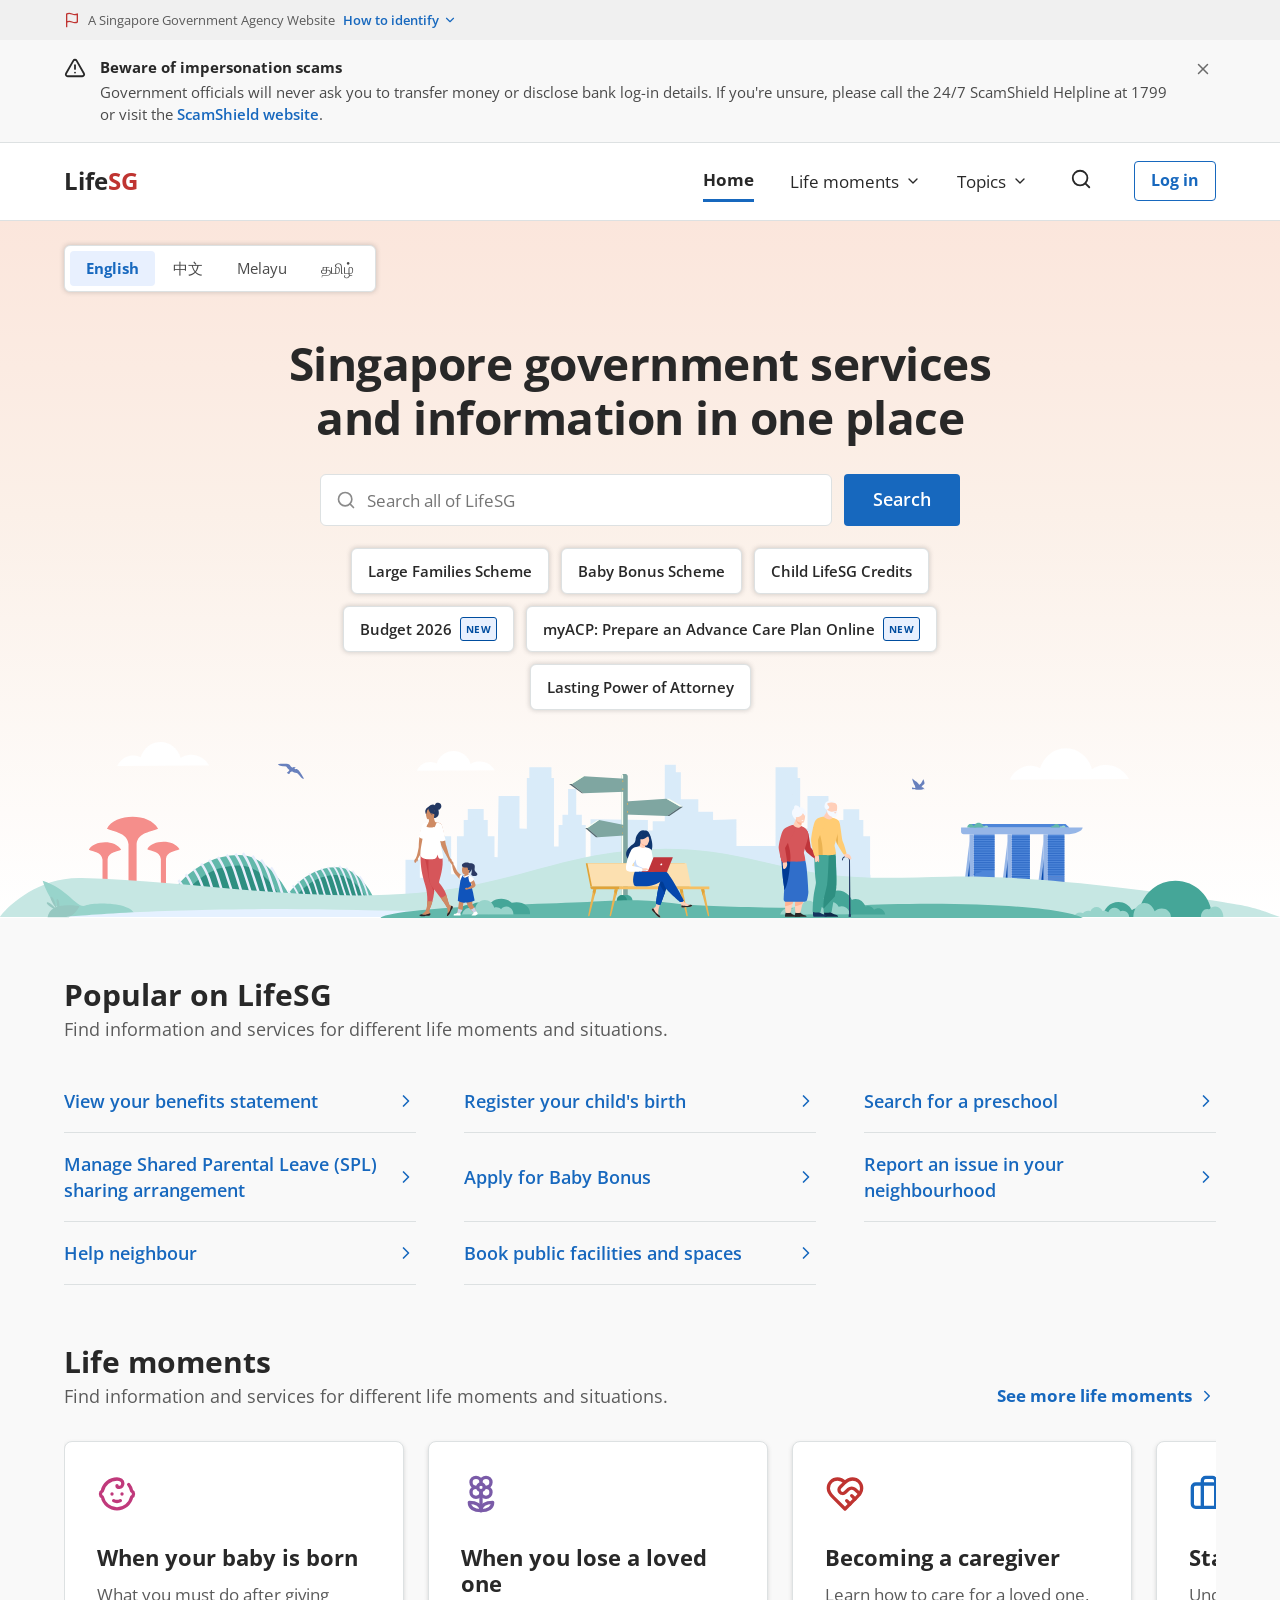
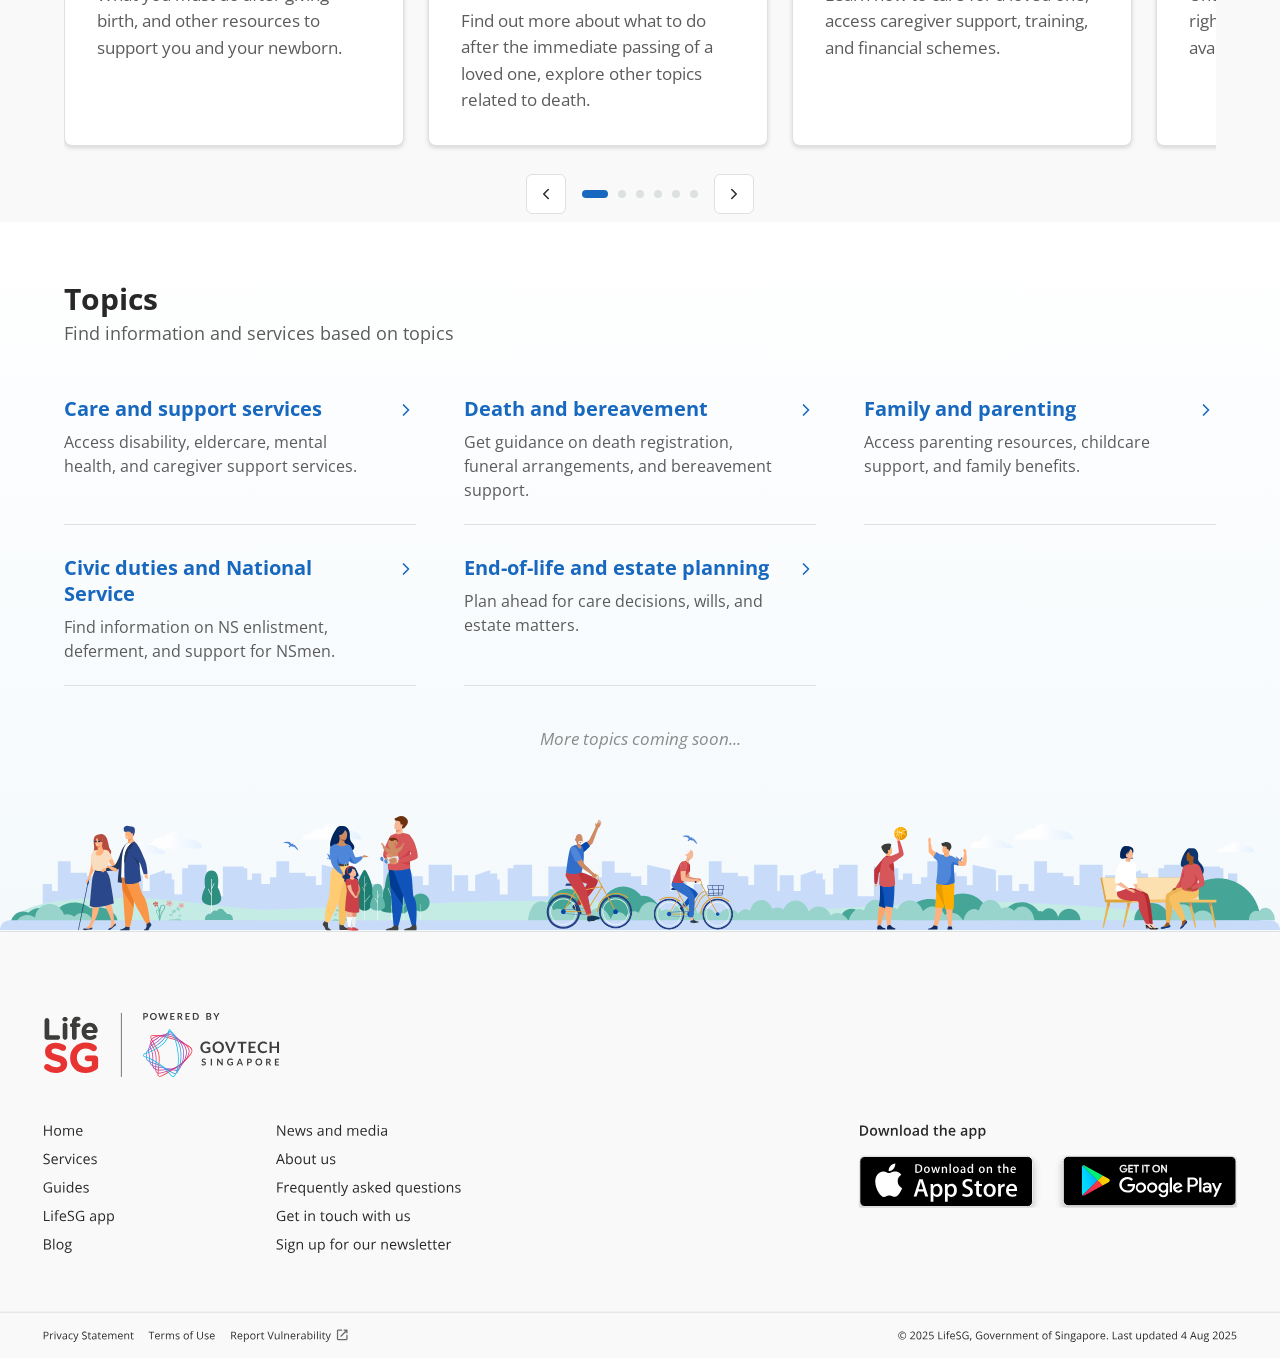
<file: src/index.html>
<!DOCTYPE html>
<html lang="en">
<head>
<meta charset="utf-8">
<meta name="viewport" content="width=device-width, initial-scale=1">
<title>MyLifeSG</title>
<link rel="stylesheet" href="css/tokens.css">
<link rel="stylesheet" href="css/components.css">
<link rel="stylesheet" href="css/layout.css">
</head>
<body>
<div id="app"></div>
<script type="module" src="js/app.js"></script>
</body>
</html>
</file>
<file: src/css/tokens.css>
/* ============================================================
   LifeSG — Design tokens
   Copied from project/_ds/.../tokens/*.css (Claude Design export)
   ============================================================ */

@import url("https://fonts.googleapis.com/css2?family=Open+Sans:ital,wght@0,300;0,400;0,600;0,700;1,400;1,600&display=swap");

:root {
    /* ---------- PRIMITIVE: Brand (LifeSG red) ---------- */
    --brand-10: #2C0C0B;
    --brand-20: #4C1513;
    --brand-30: #6C1D1B;
    --brand-40: #922825;
    --brand-50: #BF3431; /* LifeSG signature red */
    --brand-60: #F15D5A;
    --brand-70: #F69491;
    --brand-80: #FABAB7;
    --brand-90: #FCD7D2;
    --brand-95: #FFEBE7;
    --brand-100: #FFF6F4;

    /* ---------- PRIMITIVE: Primary (action blue) ---------- */
    --primary-10: #001731;
    --primary-20: #002752;
    --primary-30: #003874;
    --primary-40: #004D9F;
    --primary-50: #1768BE; /* default action blue */
    --primary-60: #3C91EC;
    --primary-70: #6CB4FF;
    --primary-80: #A5CDFF;
    --primary-90: #CFE1FE;
    --primary-95: #E8F0FE;
    --primary-100: #F7F9FF;
    --primary-inverse: #FEAB10;

    /* ---------- PRIMITIVE: Secondary (indigo) ---------- */
    --secondary-10: #131529;
    --secondary-20: #222547;
    --secondary-30: #2F3565;
    --secondary-40: #42498B;
    --secondary-50: #5B62A7;
    --secondary-60: #858CBD;
    --secondary-70: #A8ADCF;
    --secondary-80: #C6C9E0;
    --secondary-90: #DDDFEC;
    --secondary-95: #EDEEF5;
    --secondary-100: #F8F8FB;

    /* ---------- PRIMITIVE: Neutral ---------- */
    --neutral-10: #161616;
    --neutral-20: #282828; /* default text */
    --neutral-30: #393939;
    --neutral-40: #4E4E4E;
    --neutral-50: #686868;
    --neutral-60: #8E8E8E;
    --neutral-70: #AFAFB0;
    --neutral-80: #C7CACA;
    --neutral-90: #DDE1E2; /* default border */
    --neutral-95: #EDEFEF;
    --neutral-100: #F9F9F9;

    /* ---------- PRIMITIVE: Success (green) ---------- */
    --success-10: #081A0F;
    --success-20: #0E2D1B;
    --success-30: #154126;
    --success-40: #1C5A34;
    --success-50: #257645;
    --success-60: #44A068;
    --success-70: #64C189;
    --success-80: #80DCA5;
    --success-90: #B4ECCB;
    --success-95: #D5F6E2;
    --success-100: #EFFCF4;

    /* ---------- PRIMITIVE: Warning (amber) ---------- */
    --warning-10: #221302;
    --warning-20: #3B2204;
    --warning-30: #543106;
    --warning-40: #744408;
    --warning-50: #98590C;
    --warning-60: #D07A13;
    --warning-70: #E4A244;
    --warning-80: #F5C26C;
    --warning-90: #FADBA6;
    --warning-95: #FCECD4;
    --warning-100: #FDF7F0;

    /* ---------- PRIMITIVE: Error (red) ---------- */
    --error-10: #330505;
    --error-20: #550808;
    --error-30: #750C0C;
    --error-40: #9E130F;
    --error-50: #CB2213;
    --error-60: #DE6C6C;
    --error-70: #E89B9B;
    --error-80: #EFBEBE;
    --error-90: #F5D9D9;
    --error-95: #F9ECEC;
    --error-100: #FCF7F7;

    /* ---------- PRIMITIVE: Info (cyan-blue) ---------- */
    --info-10: #021824;
    --info-20: #032B3F;
    --info-30: #053D59;
    --info-40: #06547B;
    --info-50: #176E9B;
    --info-60: #5296BE;
    --info-70: #82B5DA;
    --info-80: #ACCFE7;
    --info-90: #CCE3F1;
    --info-95: #E3F1F8;
    --info-100: #F4FAFD;

    --white: #FFFFFF;
    --black: #000000;

    /* ---------- SEMANTIC ALIASES (light mode) ---------- */
    --text: var(--neutral-20);
    --text-subtle: var(--neutral-30);
    --text-subtler: var(--neutral-50);
    --text-subtlest: var(--neutral-60);
    --text-primary: var(--primary-50);
    --text-primary-strong: var(--primary-40);
    --text-brand: var(--brand-50);
    --text-secondary: var(--secondary-50);
    --text-disabled: var(--neutral-50);
    --text-success: var(--success-40);
    --text-warning: var(--warning-40);
    --text-error: var(--error-40);
    --text-info: var(--info-40);
    --text-inverse: var(--white);

    --icon: var(--neutral-50);
    --icon-subtle: var(--neutral-60);
    --icon-strongest: var(--neutral-20);
    --icon-primary: var(--primary-50);
    --icon-brand: var(--brand-50);
    --icon-success: var(--success-50);
    --icon-warning: var(--warning-60);
    --icon-error: var(--error-50);
    --icon-info: var(--info-50);
    --icon-inverse: var(--white);
    --icon-primary-inverse: var(--primary-inverse);

    --border: var(--neutral-90);
    --border-strong: var(--neutral-70);
    --border-stronger: var(--neutral-50);
    --border-primary: var(--primary-50);
    --border-hover-strong: var(--primary-60);
    --border-selected: var(--primary-50);
    --border-focus: var(--primary-60);
    --border-disabled: var(--neutral-90);
    --border-success: var(--success-60);
    --border-warning: var(--warning-60);
    --border-error: var(--error-60);
    --border-error-strong: var(--error-40);
    --border-info: var(--info-60);

    --bg: var(--white);
    --bg-strong: var(--neutral-100);
    --bg-stronger: var(--neutral-95);
    --bg-strongest: var(--neutral-90);
    --bg-hover: var(--primary-95);
    --bg-hover-neutral: var(--neutral-100);
    --bg-hover-neutral-strong: var(--neutral-90);
    --bg-selected: var(--primary-95);
    --bg-selected-strong: var(--primary-90);
    --bg-disabled: var(--neutral-95);
    --bg-success: var(--success-100);
    --bg-success-strong: var(--success-50);
    --bg-success-subtle: #E6F1EA;
    --bg-warning: var(--warning-100);
    --bg-warning-strong: var(--warning-50);
    --bg-warning-subtle: #FBF3E7;
    --bg-info: var(--info-100);
    --bg-info-strong: var(--info-50);
    --bg-error: var(--error-100);
    --bg-error-strong: var(--error-50);
    --bg-error-strong-hover: var(--error-40);
    --bg-error-subtle: #FBEAE8;
    --bg-inverse: var(--neutral-20);
    --bg-inverse-subtler: var(--neutral-50);
    --bg-inverse-hover: var(--neutral-40);
    --bg-primary: var(--primary-50);
    --bg-primary-strong: var(--primary-40);
    --bg-primary-hover: var(--primary-40);
    --bg-primary-subtler: var(--primary-95);
    --bg-primary-subtlest: var(--primary-100);
    --bg-secondary: var(--secondary-50);
    --bg-secondary-subtler: var(--secondary-95);
    --bg-available: #6DD0A1;

    --overlay-strong: rgba(40, 40, 40, 0.85);
    --overlay-subtle: rgba(40, 40, 40, 0.20);

    --hyperlink: var(--primary-50);
    --hyperlink-hover: var(--primary-40);
    --hyperlink-visited: var(--primary-40);

    --focus-ring: var(--primary-50);

    /* ---------- Typography ---------- */
    --font-family: "Open Sans", -apple-system, BlinkMacSystemFont, "Segoe UI", Roboto, sans-serif;
    --font-heading: var(--font-family);
    --font-body: var(--font-family);

    --weight-light: 300;
    --weight-regular: 400;
    --weight-semibold: 600;
    --weight-bold: 700;

    --heading-size-xxl: 3rem;
    --heading-size-xl: 2.5rem;
    --heading-size-lg: 2rem;
    --heading-size-md: 1.625rem;
    --heading-size-sm: 1.375rem;
    --heading-size-xs: 1.125rem;

    --heading-lh-xxl: 3.5rem;
    --heading-lh-xl: 3rem;
    --heading-lh-lg: 2.5rem;
    --heading-lh-md: 2.25rem;
    --heading-lh-sm: 1.75rem;
    --heading-lh-xs: 1.625rem;

    --body-size-baseline: 1.125rem;
    --body-size-md: 1rem;
    --body-size-sm: 0.875rem;
    --body-size-xs: 0.75rem;

    --body-lh-baseline: 1.625rem;
    --body-lh-md: 1.5rem;
    --body-lh-sm: 1.25rem;
    --body-lh-xs: 1.25rem;

    /* ---------- Spacing ---------- */
    --spacing-0: 0px;
    --spacing-4: 4px;
    --spacing-8: 8px;
    --spacing-12: 12px;
    --spacing-16: 16px;
    --spacing-20: 20px;
    --spacing-24: 24px;
    --spacing-32: 32px;
    --spacing-40: 40px;
    --spacing-48: 48px;
    --spacing-64: 64px;
    --spacing-72: 72px;

    /* ---------- Effects ---------- */
    --radius-none: 0px;
    --radius-xs: 2px;
    --radius-sm: 4px;
    --radius-md: 8px;
    --radius-lg: 12px;
    --radius-full: 9999px;

    --border-width-010: 1px;
    --border-width-020: 2px;

    --shadow-xs-subtle: 0 0 4px 1px rgba(104, 104, 104, 0.24);
    --shadow-sm-subtle: 0 2px 4px 0 rgba(104, 104, 104, 0.24);
    --shadow-md-subtle: 0 2px 8px 0 rgba(104, 104, 104, 0.24);
    --shadow-lg-subtle: 0 2px 12px 1px rgba(104, 104, 104, 0.24);

    --duration-150: 150ms;
    --duration-250: 250ms;

    --ease-default: cubic-bezier(0.45, 0.05, 0.55, 0.95);
}

*, *::before, *::after { box-sizing: border-box; }

html { -webkit-text-size-adjust: 100%; }

body {
    margin: 0;
    font-family: var(--font-family);
    font-size: var(--body-size-baseline);
    line-height: var(--body-lh-baseline);
    color: var(--text);
    background: var(--bg);
    -webkit-font-smoothing: antialiased;
    -moz-osx-font-smoothing: grayscale;
}

a { color: var(--hyperlink); text-decoration: none; }
a:hover { color: var(--hyperlink-hover); text-decoration: underline; }

:focus-visible { outline: var(--border-width-020) solid var(--focus-ring); outline-offset: 2px; }

button { font-family: inherit; }
</file>
<file: src/css/components.css>
/* ============================================================
   Reusable component classes, matching the LifeSG design-system
   bundle (Button, Card, Pill, Tag, Avatar) referenced by the
   Claude Design prototype's x-import components.
   ============================================================ */

.icon {
  display: inline-block;
  background: currentColor;
  -webkit-mask-position: center;
  -webkit-mask-repeat: no-repeat;
  -webkit-mask-size: contain;
  mask-position: center;
  mask-repeat: no-repeat;
  mask-size: contain;
  flex-shrink: 0;
}

/* ---------- Button ---------- */
.ds-btn {
  display: inline-flex;
  align-items: center;
  justify-content: center;
  gap: 0.5rem;
  min-width: 4rem;
  height: 3rem;
  padding: var(--spacing-8) var(--spacing-16);
  border: 1px solid transparent;
  border-radius: var(--radius-sm);
  font-family: var(--font-family);
  font-size: 1.125rem;
  font-weight: var(--weight-semibold);
  line-height: 1.2;
  cursor: pointer;
  transition: all var(--duration-250) var(--ease-default);
  white-space: nowrap;
  background: var(--bg-primary);
  color: var(--text-inverse);
}
.ds-btn:hover { background: var(--bg-primary-hover); }
.ds-btn--secondary { background: var(--bg); border-color: var(--border-primary); color: var(--text-primary); }
.ds-btn--secondary:hover { background: var(--bg-primary-subtlest); }
.ds-btn--small { height: 2.5rem; font-size: 1rem; }
.ds-btn--full { width: 100%; }

/* ---------- Card ---------- */
.ds-card {
  background: var(--bg);
  border: 1px solid var(--border);
  border-radius: var(--radius-md);
  padding: var(--spacing-24);
  box-shadow: var(--shadow-sm-subtle);
}

/* ---------- Pill ---------- */
.ds-pill {
  display: inline-flex;
  align-items: center;
  gap: 0.375rem;
  padding: 0.5rem 1rem;
  border-radius: var(--radius-full);
  border: 1px solid var(--border-strong);
  background: var(--bg);
  color: var(--text);
  font-family: var(--font-family);
  font-size: var(--body-size-sm);
  font-weight: var(--weight-semibold);
  cursor: pointer;
  transition: all var(--duration-150) var(--ease-default);
}
.ds-pill--selected { border-color: var(--border-selected); background: var(--bg-selected); color: var(--text-primary); }
.ds-pill--warning {
  cursor: default;
  padding: 2px 12px;
  font-size: 12px;
  font-weight: 600;
  height: 36px;
  color: var(--text-warning);
  border-color: var(--border-warning);
  background: var(--bg-warning-subtle);
}

/* ---------- Tag ---------- */
.ds-tag {
  display: inline-flex;
  align-items: center;
  gap: 0.25rem;
  padding: 0.25rem 0.625rem;
  border-radius: var(--radius-sm);
  border: 1px solid var(--border);
  font-size: var(--body-size-xs);
  font-weight: var(--weight-semibold);
  white-space: nowrap;
}
.ds-tag--red { background: var(--bg-error); border-color: var(--border-error); color: var(--text-error); }
.ds-tag--yellow { background: var(--bg-warning); border-color: var(--border-warning); color: var(--text-warning); }

/* ---------- Avatar ---------- */
.ds-avatar {
  display: inline-flex;
  align-items: center;
  justify-content: center;
  width: 40px;
  height: 40px;
  border-radius: var(--radius-full);
  background: var(--bg-primary-subtler);
  color: var(--text-primary-strong);
  font-family: var(--font-family);
  font-weight: var(--weight-semibold);
  font-size: 16px;
  flex-shrink: 0;
}

/* ---------- Links ---------- */
.lsg-link { color: var(--text-primary); text-decoration: none; }
.lsg-link:hover { text-decoration: underline; }
</file>
<file: src/css/layout.css>
/* ============================================================
   Layout — shared chrome + page-specific layout
   ============================================================ */

.app-shell { width: 100%; background-color: var(--neutral-100); }

.container { max-width: 1200px; margin: 0 auto; padding-left: 24px; padding-right: 24px; }

/* ---------- Gov identifier bar ---------- */
.govbar { background: #F0F0F0; font-size: 13px; color: #5b5b5b; }
.govbar__row { max-width: 1200px; margin: 0 auto; padding: 7px 24px; display: flex; align-items: center; gap: 8px; }
.govbar__flag { width: 16px; height: 16px; color: var(--brand-50); background-color: var(--brand-50); }
.govbar__hint { display: inline-flex; align-items: center; gap: 4px; font-weight: 600; }
.govbar__hint .icon { width: 14px; height: 14px; background-color: currentColor; }

/* ---------- Scam banner ---------- */
.scam-banner { background: #F8F8F8; border-bottom: 1px solid var(--border); }
.scam-banner__row { max-width: 1200px; margin: 0 auto; padding: 16px 24px; display: flex; align-items: flex-start; gap: 14px; }
.scam-banner__icon { flex-shrink: 0; width: 22px; height: 22px; margin-top: 1px; background-color: var(--icon); }
.scam-banner__body { flex: 1; font-size: 15px; line-height: 1.5; }
.scam-banner__title { font-weight: 700; color: var(--text); margin-bottom: 2px; }
.scam-banner__desc { color: #4a4a4a; }
.scam-banner__close { border: none; background: transparent; cursor: pointer; padding: 4px; flex-shrink: 0; }
.scam-banner__close .icon { width: 18px; height: 18px; background-color: #6b6b6b; }

/* ---------- Header / nav (home) ---------- */
.site-header { background: #fff; border-bottom: 1px solid var(--border); position: relative; z-index: 20; }
.site-header__row { max-width: 1200px; margin: 0 auto; padding: 18px 24px; display: flex; align-items: center; justify-content: space-between; flex-wrap: wrap; }
.brand-logo { display: inline-flex; align-items: center; text-decoration: none; }
.brand-logo:hover { text-decoration: none; }
.nav-desktop { display: flex; align-items: center; gap: 36px; height: 100%; }
.nav-link { font-size: 17px; font-weight: 700; color: var(--text); text-decoration: none; padding: 6px 0; border-bottom: 3px solid var(--primary-50); }
.nav-btn { display: inline-flex; align-items: center; gap: 6px; font-size: 17px; font-weight: 400; color: var(--text); background: none; border: none; cursor: pointer; font-family: inherit; padding: 6px 0; }
.nav-btn .icon { width: 16px; height: 16px; background-color: currentColor; transition: transform .2s; }
.nav-btn.is-open .icon { transform: rotate(180deg); }
.nav-search-btn { background: none; border: none; cursor: pointer; padding: 6px; }
.nav-search-btn .icon { width: 22px; height: 22px; background-color: var(--text); }
.hamburger { display: none; background: none; border: none; cursor: pointer; padding: 6px; }
.hamburger .icon { width: 24px; height: 24px; background-color: var(--text); }

.nav-dropdown { position: absolute; left: 0; right: 0; top: 100%; background: #fff; border-bottom: 1px solid var(--border); box-shadow: var(--shadow-md-subtle); }
.nav-dropdown__grid { max-width: 1200px; margin: 0 auto; padding: 28px 24px; display: grid; grid-template-columns: repeat(3, 1fr); gap: 14px 40px; }
.nav-dropdown__item { font-size: 16px; font-weight: 600; padding: 8px 0; display: inline-flex; align-items: center; gap: 8px; }
.nav-dropdown__item .icon { width: 15px; height: 15px; background-color: currentColor; }

.mobile-menu { display: none; border-top: 1px solid var(--border); background: #fff; padding: 8px 16px 20px; flex-direction: column; }
.mobile-menu.is-open { display: flex; }
.mobile-menu__link { display: flex; align-items: center; justify-content: space-between; font-size: 17px; color: var(--text); text-decoration: none; padding: 14px 0; border-bottom: 1px solid var(--border); }
.mobile-menu__link--home { font-weight: 700; }
.mobile-menu__link .icon { width: 18px; height: 18px; background-color: currentColor; }
.mobile-menu__search { display: flex; align-items: center; gap: 10px; font-size: 17px; color: var(--text); text-decoration: none; padding: 14px 0; }
.mobile-menu__search .icon { width: 20px; height: 20px; background-color: var(--text); }
.mobile-menu__cta { margin-top: 12px; }

/* ---------- Hero ---------- */
.hero { background: linear-gradient(180deg, #FBE6DC 0%, #FBF0E8 42%, #FFFFFF 100%); position: relative; }
.hero__container { max-width: 1200px; margin: 0 auto; padding: 24px 24px 0; }
.lang-tabs { display: inline-flex; background: #fff; border: 1px solid var(--border); border-radius: 6px; padding: 5px; gap: 2px; box-shadow: var(--shadow-xs-subtle); }
.lang-tab { font-family: inherit; font-size: 15px; border: none; cursor: pointer; padding: 7px 16px; border-radius: 4px; background: transparent; color: #4a4a4a; font-weight: 400; }
.lang-tab.is-active { font-weight: 700; background: var(--bg-primary-subtler); color: var(--text-primary); }
.hero__inner { text-align: center; padding: 44px 0 8px; }
.hero__title { font-size: 46px; line-height: 1.18; font-weight: 700; letter-spacing: -0.5px; color: var(--text); max-width: 760px; margin: 0 auto 30px; }
.search-row { display: flex; gap: 12px; max-width: 640px; margin: 0 auto 22px; }
.search-field { flex: 1; position: relative; }
.search-field .icon { position: absolute; left: 16px; top: 50%; transform: translateY(-50%); width: 20px; height: 20px; background-color: #8a8a8a; }
.search-field input { width: 100%; height: 52px; padding: 0 16px 0 46px; font-family: inherit; font-size: 17px; border: 1px solid var(--border); border-radius: 6px; color: var(--text); outline: none; }
.search-field input:focus { border-color: var(--primary-50); box-shadow: 0 0 0 2px var(--bg-primary-subtler); }
.search-row .ds-btn { height: 52px; padding: 0 28px; }
.chips { display: flex; flex-wrap: wrap; justify-content: center; gap: 12px; max-width: 760px; margin: 0 auto; }
.chip { display: inline-flex; align-items: center; gap: 8px; background: #fff; border: 1px solid var(--border); border-radius: 6px; padding: 9px 16px; font-size: 15px; font-weight: 600; color: var(--text); text-decoration: none; box-shadow: var(--shadow-xs-subtle); }
.chip:hover { border-color: var(--primary-50); text-decoration: none; }
.chip__new { font-size: 10px; font-weight: 700; letter-spacing: .5px; color: var(--primary-40); border: 1px solid var(--brand-50); border-radius: 3px; display: grid; align-items: center; background-color: var(--primary-95); border-color: var(--primary-40); line-height: 0; width: 37px; height: 24px; }
.illustration-band { display: block; width: 100%; height: auto; margin-top: 24px; }
.illustration-band--tablet, .illustration-band--mobile { display: none; }

/* ---------- Section heading ---------- */
.section { max-width: 1200px; margin: 0 auto; padding: 64px 24px 12px; }
.section-h2 { font-size: 30px; font-weight: 700; color: var(--text); margin: 0 0 8px; }
.section-sub { font-size: 18px; color: #5b5b5b; margin: 0 0 28px; }

/* ---------- Popular grid ---------- */
.popular-grid { display: grid; grid-template-columns: repeat(3, 1fr); gap: 0 48px; }
.popular-item { display: flex; align-items: center; justify-content: space-between; gap: 16px; padding: 18px 0; border-bottom: 1px solid var(--border); text-decoration: none; }
.popular-item__label { font-size: 18px; font-weight: 600; }
.popular-item .icon { flex-shrink: 0; width: 20px; height: 20px; background-color: var(--text-primary); }

/* ---------- Life moments ---------- */
.moments-section { max-width: 1200px; margin: 0 auto; padding: 52px 24px 8px; }
.moments-head { display: flex; align-items: flex-end; justify-content: space-between; margin-bottom: 8px; }
.moments-head__more { display: inline-flex; align-items: center; gap: 6px; font-size: 17px; font-weight: 700; white-space: nowrap; }
.moments-head__more .icon { width: 18px; height: 18px; background-color: currentColor; }
.moments-viewport { overflow: hidden; padding: 24px 0; }
.moments-track { display: flex; gap: 24px; }
.moment-card { flex: 0 0 340px; width: 340px; background: #fff; border: 1px solid var(--border); border-radius: 8px; box-shadow: var(--shadow-sm-subtle); padding: 32px; text-decoration: none; transition: box-shadow .2s, transform .2s; display: block; }
.moment-card:hover { transform: translateY(-2px); box-shadow: var(--shadow-md-subtle); text-decoration: none; }
.moment-card .icon { width: 40px; height: 40px; margin-bottom: 24px; }
.moment-card__title { font-size: 22px; font-weight: 700; color: var(--text); margin-bottom: 12px; }
.moment-card__desc { font-size: 17px; line-height: 1.55; color: #5b5b5b; }
.carousel-controls { display: flex; align-items: center; justify-content: center; gap: 14px; margin-top: 4px; }
.carousel-btn { width: 40px; height: 40px; border: 1px solid var(--border); background: #fff; border-radius: 6px; cursor: pointer; display: inline-flex; align-items: center; justify-content: center; }
.carousel-btn:hover { background: var(--bg-hover-neutral); }
.carousel-btn .icon { width: 18px; height: 18px; background-color: var(--text); }
.carousel-dots { display: flex; align-items: center; gap: 6px; }
.carousel-dot { border: none; background: transparent; cursor: pointer; padding: 6px 2px; display: inline-flex; }
.carousel-dot span { display: block; width: 8px; height: 8px; border-radius: 4px; background: var(--neutral-90); }
.carousel-dot.is-active span { width: 26px; height: 8px; background: var(--bg-primary); }

/* ---------- Topics ---------- */
.topics-section { background: linear-gradient(180deg, #FFFFFF 0%, #F4F9FC 100%); }
.topics-container { max-width: 1200px; margin: 0 auto; padding: 64px 24px 40px; }
.topics-grid { display: grid; grid-template-columns: repeat(3, 1fr); gap: 8px 48px; }
.topic-item { display: flex; align-items: flex-start; justify-content: space-between; gap: 16px; padding: 22px 0; border-bottom: 1px solid var(--border); text-decoration: none; }
.topic-item__title { font-size: 20px; font-weight: 700; margin-bottom: 8px; }
.topic-item__desc { font-size: 16px; line-height: 1.5; color: #5b5b5b; }
.topic-item .icon { flex-shrink: 0; width: 20px; height: 20px; margin-top: 4px; background-color: var(--text-primary); }
.topics-more { text-align: center; font-style: italic; color: #8a8a8a; font-size: 17px; margin: 40px 0 0; }

/* ---------- Footer ---------- */
.site-footer { background: #F9F9F9; border-top: 1px solid var(--border); }
.site-footer__inner { position: relative; max-width: 1440px; margin: 0 auto; }
.site-footer__inner img { width: 100%; height: auto; }
.footer-hits { position: absolute; inset: 0; }
.footer-hit { position: absolute; display: block; border-radius: 4px; }
.footer-hit:hover { background: rgba(23, 104, 190, 0.08); outline: 1px solid rgba(23, 104, 190, 0.25); }

/* ============================================================
   Dashboard shell (Dashboard / Your mails / Applications)
   ============================================================ */
.dash-header { background: #fff; border-bottom: 1px solid var(--border); }
.dash-header__row { max-width: 1440px; margin: 0 auto; padding: 18px 24px; display: flex; align-items: center; justify-content: space-between; }
.dash-brand { font-size: 26px; font-weight: 700; color: var(--text); text-decoration: none; }
.dash-brand span { color: var(--brand-50); }
.dash-header__right { display: flex; align-items: center; gap: 28px; }
.dash-divider { width: 1px; height: 24px; background: var(--border); }
.bell-wrap { position: relative; display: inline-flex; }
.bell-wrap .icon { width: 24px; height: 24px; background-color: #282828; }
.bell-badge { position: absolute; top: -6px; right: -8px; display: inline-flex; align-items: center; justify-content: center; min-width: 18px; height: 18px; padding: 0 5px; border-radius: 999px; background: var(--bg-error-strong); color: #fff; font-size: 11px; font-weight: 700; }

.dash-layout { max-width: 1440px; margin: 0 auto; display: flex; align-items: stretch; }
.dash-sidebar {
  width: 280px; flex-shrink: 0; box-sizing: content-box;
  background: var(--bg-primary-subtlest);
  margin-left: calc(-1 * max(0px, (100vw - 1440px) / 2));
  padding: 28px 24px;
  padding-left: calc(24px + max(0px, (100vw - 1440px) / 2));
  min-height: calc(100vh - 130px);
}
.side-link { display: flex; align-items: center; gap: 12px; padding: 10px 0; text-decoration: none; color: var(--text); font-size: 17px; }
.side-link:hover { text-decoration: none; }
.side-link .icon { width: 20px; height: 20px; background-color: #5b5b5b; }
.side-link.is-active { color: var(--text-primary); font-weight: 700; }
.side-link.is-active .icon { background-color: currentColor; }
.side-badge { display: inline-flex; align-items: center; justify-content: center; min-width: 18px; height: 18px; padding: 0 5px; border-radius: 999px; background: var(--bg-primary); color: #fff; font-size: 11px; font-weight: 700; }
.side-dot { display: inline-block; width: 14px; height: 14px; border-radius: 999px; background-color: var(--icon-primary); }
.side-divider { height: 1px; background: var(--border); margin: 16px 0; }
.side-label { font-size: 14px; font-weight: 700; color: #8a8a8a; letter-spacing: .3px; margin: 8px 0 4px; }

.dash-main {
  flex: 1; min-width: 0; box-sizing: content-box;
  margin-right: calc(-1 * max(0px, (100vw - 1440px) / 2));
  padding: 32px 40px 64px;
  padding-right: calc(40px + max(0px, (100vw - 1440px) / 2));
  flex-grow: 1;
}
.dash-main--dashboard { background: linear-gradient(180deg, #FFFFFF 0%, #FFFFFF 55%, #FBEFE4 100%); }
.dash-main--flat { background: #fff; }

.dash-h1 { font-size: 32px; font-weight: 700; color: var(--text); margin: 0 0 24px; margin-left: 32px; }

.attention-grid { display: grid; grid-template-columns: 2fr 1fr; gap: 24px; align-items: start; padding-left: 32px; }
.h2-block { font-size: 20px; font-weight: 700; color: var(--text); margin: 0 0 14px; }
.stat-cards { display: grid; grid-template-columns: 1fr 1fr; gap: 16px; margin-bottom: 16px; }
.stat-card { display: flex; align-items: center; gap: 14px; }
.icon-tile { flex-shrink: 0; width: 40px; height: 40px; border-radius: 8px; background: var(--bg-primary-subtlest); display: inline-flex; align-items: center; justify-content: center; }
.icon-tile .icon { width: 20px; height: 20px; background-color: var(--text-primary); }
.stat-card__label { font-size: 17px; color: var(--text); flex: 1; }
.stat-card__count { font-size: 28px; font-weight: 700; color: var(--text); }

.tasks-card__head { display: flex; align-items: center; gap: 10px; font-size: 17px; font-weight: 700; color: var(--text); margin-bottom: 16px; }
.tasks-card__head .icon { width: 20px; height: 20px; background-color: #282828; }
.task-list { display: flex; flex-direction: column; gap: 10px; }
.task-row { display: flex; align-items: center; gap: 16px; background: var(--bg-strong); border-radius: 8px; padding: 14px 18px; }
.task-row__title { font-size: 16px; font-weight: 700; color: var(--text); }
.task-row__detail { font-size: 14px; color: #5b5b5b; margin-top: 2px; }

.interaction-h2 { font-size: 16px; font-weight: 600; color: var(--text); margin: 0 0 14px; }
.interaction-list { display: flex; flex-direction: column; }
.interaction-item { display: flex; gap: 12px; position: relative; padding-bottom: 8px; }
.interaction-rail { flex-shrink: 0; display: flex; flex-direction: column; align-items: center; }
.interaction-dot { width: 10px; height: 10px; border-radius: 999px; border: 2px solid var(--text); background: #fff; flex-shrink: 0; }
.interaction-line { flex: 1; width: 1px; background: var(--border); margin-top: 2px; }
.interaction-item__title { font-size: 16px; font-weight: 600; color: var(--text); }
.interaction-item__date { font-size: 14px; color: #8a8a8a; margin-top: 2px; }

.benefits-block { box-sizing: border-box; padding-left: 32px; }
.benefits-head { display: flex; align-items: center; justify-content: space-between; margin: 32px 0 14px; }
.benefits-card { padding-left: 32px; }
.benefits-caption { font-size: 15px; color: #5b5b5b; margin-bottom: 6px; }
.benefits-amount { font-size: 34px; font-weight: 700; color: var(--text); }
.benefits-divider { height: 1px; background: var(--border); margin: 20px 0; }
.credits-head { font-size: 16px; font-weight: 700; color: var(--text); margin-bottom: 14px; }
.credits-grid { display: grid; grid-template-columns: repeat(3, 1fr); gap: 16px; }
.credit-card { background: var(--bg-strong); border: 1px solid var(--border); border-radius: 8px; padding: 16px; }
.credit-card__label { font-size: 17px; font-weight: 700; color: var(--text); margin-bottom: 14px; }
.credit-card__box { background: #fff; border-radius: 6px; padding: 14px 16px; height: 100px; }
.credit-card__amount { font-size: 22px; font-weight: 700; color: var(--text-primary); margin-bottom: 6px; }
.credit-card__note { font-size: 14px; color: #8a8a8a; line-height: 1.4; }

.rec-block { box-sizing: border-box; padding-left: 32px; }
.rec-eyebrow { display: inline-flex; align-items: center; gap: 7px; font-size: 12.5px; font-weight: 700; letter-spacing: .5px; text-transform: uppercase; border-radius: 999px; padding: 5px 13px 5px 10px; margin-bottom: 12px; }
.rec-eyebrow .icon { width: 14px; height: 14px; background-color: currentColor; }
.rec-title { font-size: 24px; font-weight: 700; color: var(--text); margin: 0 0 4px; }
.rec-subtitle { font-size: 15px; color: #5b5b5b; margin: 0 0 20px; }
.journeys-grid { display: grid; grid-template-columns: 1fr 1fr; gap: 20px; }
.journey-card { display: flex; flex-direction: column; height: 100%; background: #fff; border: 1px solid var(--border); border-radius: 12px; padding: 24px 26px; box-shadow: 0 2px 4px rgba(104,104,104,.10); }
.journey-reason { display: inline-flex; align-items: center; gap: 7px; align-self: flex-start; font-size: 13px; font-weight: 700; border-radius: 999px; padding: 5px 13px 5px 10px; margin-bottom: 18px; }
.journey-reason .icon { flex-shrink: 0; width: 13px; height: 13px; background-color: currentColor; }
.journey-head { display: flex; align-items: center; gap: 12px; margin-bottom: 14px; }
.journey-head .icon { flex-shrink: 0; width: 26px; height: 26px; }
.journey-head__title { font-size: 21px; font-weight: 700; color: var(--text); }
.journey-desc { font-size: 15.5px; color: #4a4a4a; line-height: 1.6; }

.dash-illustration-band { box-sizing: border-box; padding-top: 64px; }
.dash-illustration-band img { display: block; width: 100%; max-width: 1440px; margin: 0 auto; height: auto; }

/* ---------- Mails / Applications shared ---------- */
.list-page__title { font-size: 32px; font-weight: 700; color: var(--text); margin: 0 0 6px; }
.list-page__sub { font-size: 16px; color: #5b5b5b; margin: 0 0 24px; }
.filter-row { display: flex; align-items: center; gap: 10px; margin-bottom: 20px; flex-wrap: wrap; }
.filter-chip { cursor: pointer; font-family: inherit; font-size: 15px; font-weight: 600; padding: 8px 18px; border-radius: 999px; border: 1px solid var(--border); background: #fff; color: var(--text); }
.filter-chip.is-active { border-color: var(--bg-primary); background: var(--bg-primary); color: #fff; }

.back-link { display: inline-flex; align-items: center; gap: 8px; font-size: 15px; font-weight: 600; margin-bottom: 20px; }
.back-link .icon { width: 18px; height: 18px; background-color: currentColor; }

/* Mail list */
.mail-list { background: #fff; border: 1px solid var(--border); border-radius: 8px; overflow: hidden; box-shadow: 0 2px 4px rgba(104,104,104,.12); }
.mail-row { display: flex; align-items: center; gap: 16px; padding: 18px 22px; text-decoration: none; cursor: pointer; border-bottom: 1px solid var(--border); transition: background .15s ease; }
.mail-row:last-child { border-bottom: none; }
.mail-row:hover { background: var(--bg-hover-neutral) !important; text-decoration: none; }
.mail-row--unread { background: #fff; }
.mail-row--read { background: #FBFBFB; }
.mail-unread-dot { flex-shrink: 0; width: 9px; height: 9px; border-radius: 999px; }
.mail-unread-dot--on { background: var(--bg-primary); }
.mail-unread-dot--off { background: transparent; }
.mail-row__content { flex: 1; min-width: 0; }
.mail-row__agency { font-size: 13px; font-weight: 700; color: var(--text-primary); text-transform: uppercase; letter-spacing: .3px; }
.mail-row__subject { font-size: 18px; color: var(--text); white-space: nowrap; overflow: hidden; text-overflow: ellipsis; }
.mail-row__subject--unread { font-weight: 700; }
.mail-row__subject--read { font-weight: 400; }
.mail-row__preview { font-size: 14px; color: #8a8a8a; margin-top: 3px; white-space: nowrap; overflow: hidden; text-overflow: ellipsis; }
.mail-row__meta { flex-shrink: 0; display: flex; align-items: center; gap: 8px; }
.mail-row__date { font-size: 13px; color: #8a8a8a; white-space: nowrap; }

.mail-detail { max-width: 820px; background: #fff; border: 1px solid var(--border); border-radius: 8px; box-shadow: 0 2px 4px rgba(104,104,104,.12); padding: 36px 40px; }
.mail-detail__top { display: flex; align-items: center; gap: 12px; margin-bottom: 14px; }
.mail-detail__agency { font-size: 14px; font-weight: 700; color: var(--text-primary); text-transform: uppercase; letter-spacing: .3px; }
.mail-detail__subject { font-size: 26px; font-weight: 700; color: var(--text); margin: 0 0 8px; line-height: 1.3; }
.mail-detail__meta { font-size: 14px; color: #8a8a8a; margin-bottom: 24px; padding-bottom: 24px; border-bottom: 1px solid var(--border); }
.mail-detail__body { font-size: 17px; line-height: 1.7; color: #3a3a3a; margin: 0 0 28px; }
.attachment-card { display: flex; align-items: center; gap: 14px; text-decoration: none; background: var(--bg-strong); border: 1px solid var(--border); border-radius: 8px; padding: 14px 18px; margin-bottom: 28px; max-width: 420px; }
.attachment-card__icon { flex-shrink: 0; width: 36px; height: 36px; border-radius: 8px; background: var(--bg-error-subtle); display: inline-flex; align-items: center; justify-content: center; }
.attachment-card__icon .icon { width: 18px; height: 18px; background-color: var(--text-error); }
.attachment-card__name { flex: 1; font-size: 15px; font-weight: 600; color: var(--text); }
.attachment-card__dl { flex-shrink: 0; width: 20px; height: 20px; background-color: #5b5b5b; }

/* Application cards */
.app-list { display: flex; flex-direction: column; gap: 16px; }
.app-card { position: relative; background: #fff; border: 1px solid var(--border); border-radius: 8px; padding: 24px 28px; cursor: pointer; box-shadow: 0 2px 4px rgba(104,104,104,.10); }
.app-card__cta { position: absolute; top: 24px; right: 28px; cursor: pointer; font-family: inherit; font-size: 15px; font-weight: 600; color: var(--text-primary); background: #fff; border: 1px solid var(--text-primary); border-radius: 4px; padding: 9px 18px; }
.app-due { display: inline-flex; align-items: center; font-size: 12px; font-weight: 600; color: var(--text-error); background: #fff; border-radius: 999px; margin-bottom: 8px; }
.app-title-row { display: flex; align-items: center; gap: 8px; margin-bottom: 4px; flex-wrap: wrap; }
.app-title { font-size: 18px; font-weight: 600; color: var(--text); }
.app-status-pill { display: inline-flex; align-items: center; font-size: 12px; font-weight: 600; color: var(--primary-50); background: #fff; border: 1px solid var(--border); border-radius: 999px; padding: 2px 8px; }
.app-expires { font-size: 15px; color: #5b5b5b; }
.app-progress { display: flex; align-items: center; gap: 14px; margin-top: 20px; }
.app-progress__icon { flex-shrink: 0; width: 40px; height: 40px; border-radius: 8px; background: var(--bg-strong); display: inline-flex; align-items: center; justify-content: center; }
.app-progress__icon .icon { width: 20px; height: 20px; background-color: #5b5b5b; }
.app-progress__label { font-size: 15px; color: #3a3a3a; margin-bottom: 8px; }
.app-segments { display: flex; align-items: center; gap: 6px; }
.app-segment { width: 26px; height: 8px; border-radius: 999px; background: var(--border); }
.app-segment.is-filled { background: #4a4a4a; }
.app-body { font-size: 16px; line-height: 1.6; color: #3a3a3a; margin: 16px 0 0; max-width: 560px; }

.app-detail { max-width: 820px; background: #fff; border: 1px solid var(--border); border-radius: 8px; box-shadow: 0 2px 4px rgba(104,104,104,.12); padding: 36px 40px; }
.app-detail__top { display: flex; align-items: center; gap: 12px; margin-bottom: 14px; }
.app-detail__agency { font-size: 14px; font-weight: 700; color: var(--text-primary); text-transform: uppercase; letter-spacing: .3px; }
.app-detail__title { font-size: 26px; font-weight: 700; color: var(--text); margin: 0 0 8px; line-height: 1.3; }
.app-detail__meta { font-size: 14px; color: #8a8a8a; margin-bottom: 24px; padding-bottom: 24px; border-bottom: 1px solid var(--border); }
.app-detail__body { font-size: 17px; line-height: 1.7; color: #3a3a3a; margin: 0 0 28px; }

.timeline { display: flex; flex-direction: column; margin-bottom: 28px; }
.timeline-step { display: flex; gap: 14px; position: relative; padding-bottom: 4px; }
.timeline-rail { flex-shrink: 0; display: flex; flex-direction: column; align-items: center; }
.timeline-line { flex: 1; width: 1px; background: var(--border); margin-top: 2px; min-height: 24px; }
.timeline-body { padding-bottom: 24px; }
.timeline-step__label { font-size: 16px; }
.timeline-step__date { font-size: 14px; color: #8a8a8a; margin-top: 2px; }

/* ============================================================
   Responsive — tablet / mobile
   ============================================================ */
@media (max-width: 1024px) {
  .popular-grid, .topics-grid { grid-template-columns: repeat(2, 1fr); column-gap: 40px; }
  .hero__title { font-size: 38px; }
  .illustration-band { display: none; }
  .illustration-band--tablet { display: block; }
  .attention-grid { grid-template-columns: 1fr; }
  .journeys-grid { grid-template-columns: 1fr; }
}

@media (max-width: 640px) {
  .nav-desktop { display: none; }
  .lsg-download-top { display: none; }
  .hamburger { display: inline-flex; }
  .govbar__hint { display: none; }
  .site-header__row { padding: 14px 16px; }
  .container, .section, .moments-section, .topics-container { padding-left: 16px; padding-right: 16px; }
  .popular-grid, .topics-grid { grid-template-columns: 1fr; }
  .hero__title { font-size: 28px; margin-bottom: 22px; }
  .hero__inner { padding: 28px 0 4px; }
  .search-row { flex-direction: column; }
  .search-row > * { width: 100%; }
  .chips { flex-wrap: nowrap; overflow-x: auto; justify-content: flex-start; padding-bottom: 6px; -webkit-overflow-scrolling: touch; }
  .chips > a { flex: 0 0 auto; }
  .moments-head { flex-direction: column; align-items: flex-start; gap: 12px; }
  .section-h2, .rec-title { font-size: 24px; }
  .illustration-band--tablet { display: none; }
  .illustration-band--mobile { display: block; }
  .stat-cards { grid-template-columns: 1fr; }
  .credits-grid { grid-template-columns: 1fr; }
  .dash-layout { flex-direction: column; }
  .dash-sidebar { width: 100%; margin-left: 0; padding-left: 24px; min-height: auto; }
  .dash-main { margin-right: 0; padding-right: 40px; }
  .dash-h1, .attention-grid, .benefits-block, .rec-block { padding-left: 16px; padding-right: 16px; margin-left: 0; }
}
</file>
